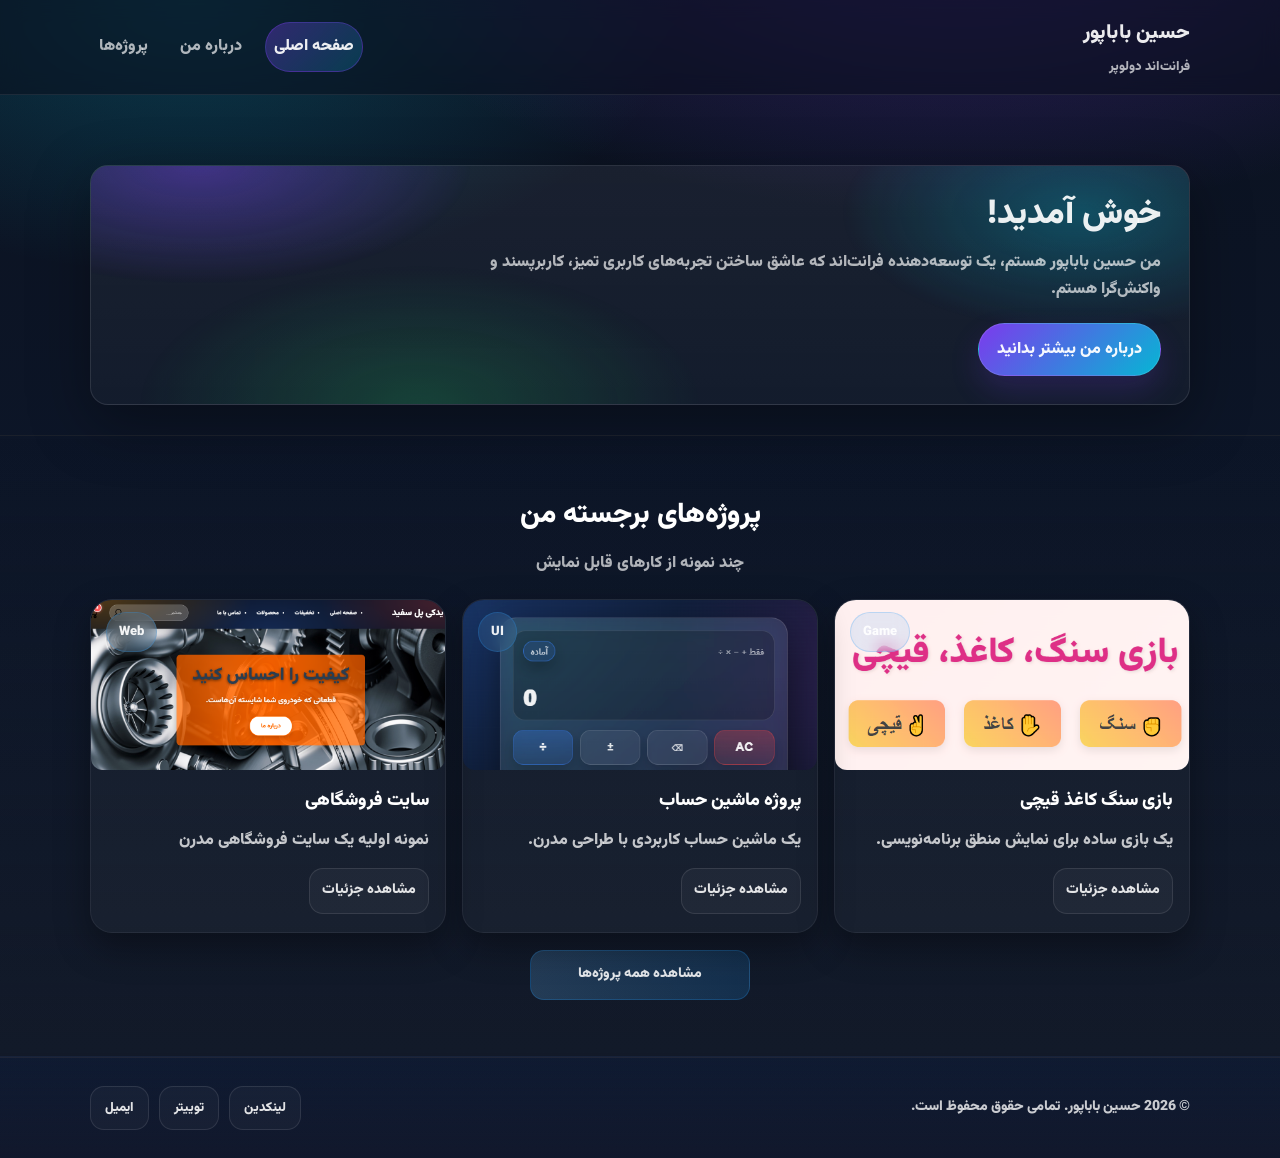
<file: index.html>
<!DOCTYPE html>
<html lang="fa" dir="rtl">
  <head>
    <meta charset="UTF-8" />
    <meta name="viewport" content="width=device-width, initial-scale=1.0" />
    <title>حسین باباپور - فرانت‌اند دولوپر</title>
    <!-- لینک به فایل CSS اصلی -->
    <link rel="stylesheet" href="css/style.css" />
  </head>
  <body>
    <header>
      <div class="container">
        <div class="logo">
          <h1>حسین باباپور</h1>
          <p>فرانت‌اند دولوپر</p>
        </div>
        <nav>
          <ul>
            <li><a href="index.html" class="active">صفحه اصلی</a></li>
            <li><a href="about/about.html">درباره من</a></li>
            <li><a href="projects/projects.html">پروژه‌ها</a></li>
            <!-- اگر فایل پروژه‌های جداگانه داری، لینک‌هاشون رو اینجا اضافه کن -->
            <!-- <li><a href="My_projects/projects.html#game">بازی سنگ کاغذ قیچی</a></li> -->
            <!-- <li><a href="My_projects/projects.html#calculator">ماشین حساب</a></li> -->
            <!-- <li><a href="My_projects/projects.html#shop">سایت فروشگاهی</a></li> -->
          </ul>
        </nav>
      </div>
    </header>

    <main>
      <section id="hero">
        <div class="container">
          <h2>خوش آمدید!</h2>
          <p>
            من حسین باباپور هستم، یک توسعه‌دهنده فرانت‌اند که عاشق ساختن
            تجربه‌های کاربری تمیز، کاربرپسند و واکنش‌گرا هستم.
          </p>
          <a href="about/about.html" class="cta-button"
            >درباره من بیشتر بدانید</a
          >
        </div>
      </section>

      <section id="featured-projects">
        <div class="container">
          <div class="section-header">
            <h3>پروژه‌های برجسته من</h3>
            <p class="section-subtitle">چند نمونه از کارهای قابل نمایش</p>
          </div>

          <div class="project-cards">
            <!-- کارت پروژه اول -->
            <article class="project-card">
              <div class="project-media">
                <img
                  src="assets/images/rps-image/rps1.png"
                  data-hover-src="assets/images/rps-image/rps2.png"
                  alt="بازی سنگ کاغذ قیچی"
                  class="project-image"
                />
                <span class="project-tag">Game</span>
              </div>

              <div class="project-content">
                <h4>بازی سنگ کاغذ قیچی</h4>
                <p>یک بازی ساده برای نمایش منطق برنامه‌نویسی.</p>

                <div class="project-links">
                  <a href="projects/my-project/rps/rps.html" class="btn-link"
                    >مشاهده جزئیات</a
                  >
                  <!-- <a
                    href="YOUR_GITHUB_REPO_LINK_HERE"
                    target="_blank"
                    class="btn-link btn-github"
                  >
                    گیت‌هاب
                  </a> -->
                </div>
              </div>
            </article>

            <!-- کارت پروژه دوم -->
            <article class="project-card">
              <div class="project-media">
                <img
                  src="assets/images/cal-image/cal1.png"
                  data-hover-src="assets/images/cal-image/cal2.png"
                  alt="پروژه ماشین حساب"
                  class="project-image"
                />
                <span class="project-tag">UI</span>
              </div>

              <div class="project-content">
                <h4>پروژه ماشین حساب</h4>
                <p>یک ماشین حساب کاربردی با طراحی مدرن.</p>

                <div class="project-links">
                  <a
                    href="projects/my-project/calculator/cal.html"
                    class="btn-link"
                    >مشاهده جزئیات</a
                  >
                  <!-- <a
                    href="YOUR_GITHUB_REPO_LINK_HERE"
                    target="_blank"
                    class="btn-link btn-github"
                  >
                    گیت‌هاب
                  </a> -->
                </div>
              </div>
            </article>

            <!-- کارت پروژه سوم -->
            <article class="project-card">
              <div class="project-media">
                <img
                  src="assets/images/shop-image/shop1.png"
                  data-hover-src="assets/images/shop-image/shop2.png"
                  alt="سایت فروشگاهی"
                  class="project-image"
                />
                <span class="project-tag">Web</span>
              </div>

              <div class="project-content">
                <h4>سایت فروشگاهی</h4>
                <p>نمونه اولیه یک سایت فروشگاهی مدرن</p>

                <div class="project-links">
                  <a href="projects/my-project/shop/shop.html" class="btn-link"
                    >مشاهده جزئیات</a
                  >
                  <!-- <a
                    href="YOUR_GITHUB_REPO_LINK_HERE"
                    target="_blank"
                    class="btn-link btn-github"
                  >
                    گیت‌هاب
                  </a> -->
                </div>
              </div>
            </article>
          </div>

          <div class="view-all-projects">
            <a href="Projects/projects.html" class="btn-link btn-view-all">
              مشاهده همه پروژه‌ها
            </a>
          </div>
        </div>
      </section>
    </main>

    <footer id="site-footer">
      <div class="container">
        <div class="footer-inner">
          <p class="footer-copy">
            &copy; 2026 حسین باباپور. تمامی حقوق محفوظ است.
          </p>

          <div class="social-links" aria-label="شبکه‌های اجتماعی">
            <a
              href="#"
              target="_blank"
              rel="noopener noreferrer"
              >لینکدین</a
            >
            <a
              href="#"
              target="_blank"
              rel="noopener noreferrer"
              >توییتر</a
            >
            <a href="#" target="_blank" rel="noopener noreferrer"
              >ایمیل</a
            >
          </div>
        </div>
      </div>
    </footer>

    <button class="back-to-top" aria-label="Back to top">↑</button>

    <script src="js/script.js"></script>
  </body>
</html>
</file>
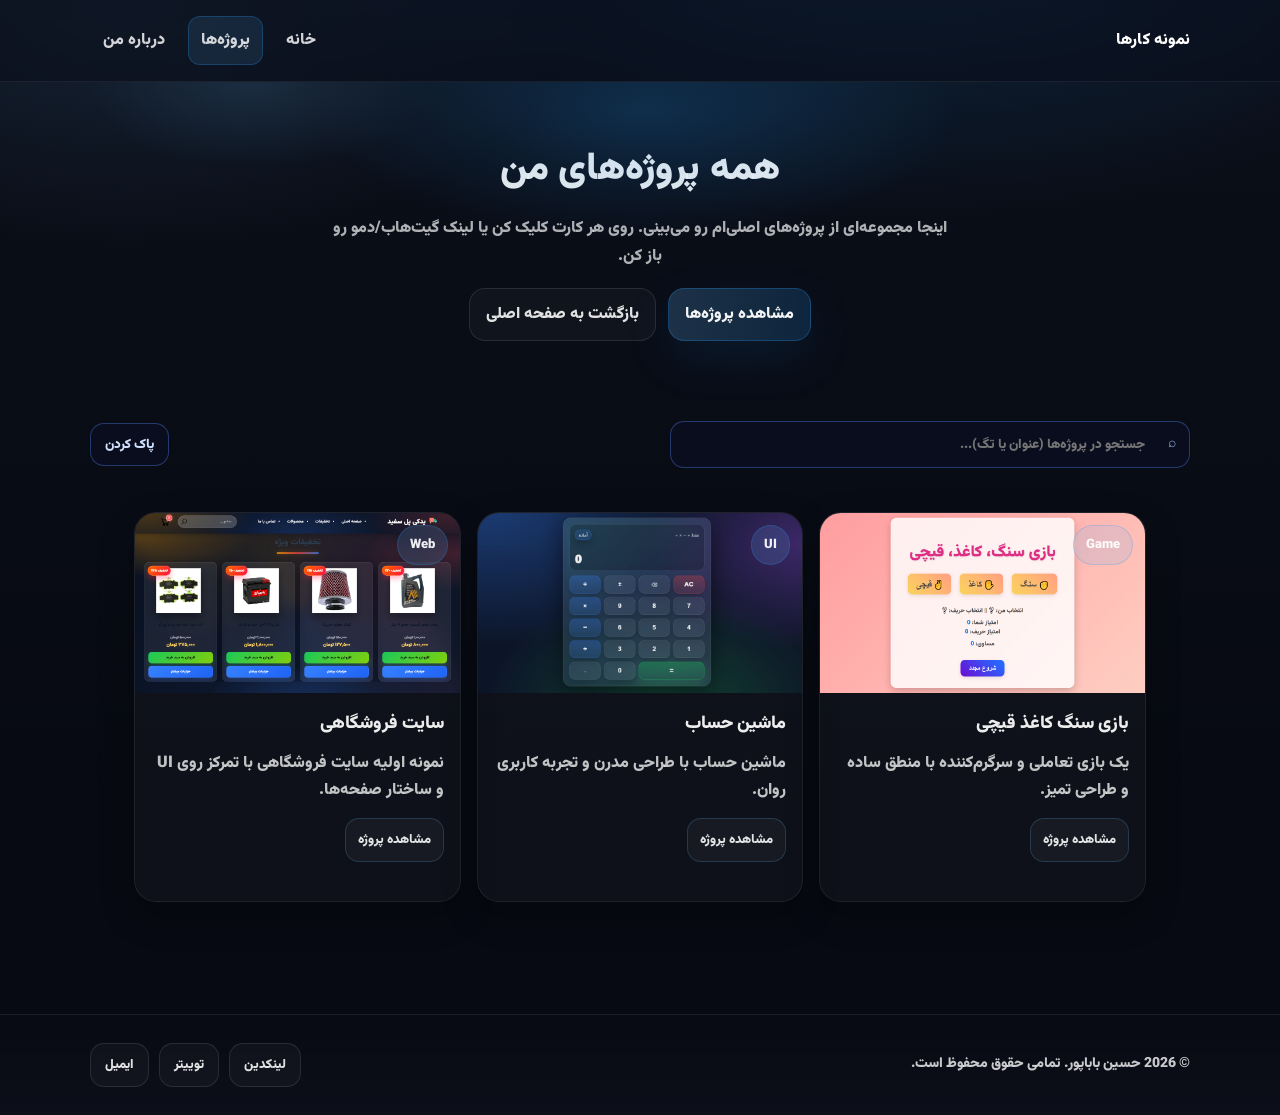
<file: projects/projects.html>
<!DOCTYPE html>
<html lang="fa" dir="rtl">
<head>
  <meta charset="UTF-8" />
  <meta name="viewport" content="width=device-width, initial-scale=1.0" />
  <title>پروژه‌ها</title>
  <link rel="stylesheet" href="css-projects/projects.css" />
</head>

<body>
  
  <header class="site-header">
    <div class="container header-inner">
      <a class="brand" href="#projects-grid">نمونه کارها</a>
      <nav class="nav-links">
        <a class="nav-link" href="../index.html">خانه</a>
        <a class="nav-link nav-link-active" href="projects.html">پروژه‌ها</a>
        <a class="nav-link" href="../about/about.html">درباره من</a>
      </nav>
    </div>
  </header>

  <main class="projects-page">
    <section class="projects-hero">
      <div class="container">
        <div class="hero-inner">
          <h1>همه پروژه‌های من</h1>
          <p class="hero-subtitle">
            اینجا مجموعه‌ای از پروژه‌های اصلی‌ام رو می‌بینی. روی هر کارت کلیک کن یا لینک گیت‌هاب/دمو رو باز کن.
          </p>

          <div class="hero-actions">
            <a class="btn-primary" href="#projects-grid">مشاهده پروژه‌ها</a>
            <a class="btn-secondary" href="../index.html">بازگشت به صفحه اصلی</a>
          </div>
        </div>
      </div>

      <div class="hero-glow" aria-hidden="true"></div>
    </section>


    <section id="projects-grid" class="projects-section">
      <div class="container">
    
        <div class="projects-toolbar">
          <div class="search-box">
            <span class="search-icon">⌕</span>
            <input
              id="projectSearch"
              type="search"
              placeholder="جستجو در پروژه‌ها (عنوان یا تگ)..."
              autocomplete="off"
            />
          </div>
          <button id="clearSearch" class="btn-clear" type="button">پاک کردن</button>
        </div>


    <section id="projects-grid" class="projects-section">
      <div class="container">
        <div class="projects-grid">
          <!-- Project Card 1 -->
          <article class="project-card">
            <div class="project-media">
              <img src="../assets/images/rps-image/rps2.png" alt="بازی سنگ کاغذ قیچی" />
              <span class="project-tag">Game</span>
            </div>

            <div class="project-content">
              <h3>بازی سنگ کاغذ قیچی</h3>
              <p>
                یک بازی تعاملی و سرگرم‌کننده با منطق ساده و طراحی تمیز.
              </p>

              <div class="project-links">
                <!-- <a class="btn-link" href="My_projects/projects.html#game">مشاهده جزئیات</a>
                <a class="btn-link btn-github" href="YOUR_GITHUB_REPO_LINK_1" target="_blank" rel="noopener noreferrer">
                  گیت‌هاب
                </a> -->
                <a class="btn-link btn-demo" href="my-project/rps/rps.html" target="_blank" rel="noopener noreferrer">
                  مشاهده پروژه
                </a>
              </div>
            </div>
          </article>

          <!-- Project Card 2 -->
          <article class="project-card">
            <div class="project-media">
              <img src="../assets/images/cal-image/cal2.png" alt="ماشین حساب" />
              <span class="project-tag">UI</span>
            </div>

            <div class="project-content">
              <h3>ماشین حساب</h3>
              <p>
                ماشین حساب با طراحی مدرن و تجربه کاربری روان.
              </p>

              <div class="project-links">
                <!-- <a class="btn-link" href="My_projects/projects.html#calculator">مشاهده جزئیات</a>
                <a class="btn-link btn-github" href="YOUR_GITHUB_REPO_LINK_2" target="_blank" rel="noopener noreferrer">
                  گیت‌هاب
                </a> -->
                <a class="btn-link btn-demo" href="my-project/calculator/cal.html" target="_blank" rel="noopener noreferrer">
                  مشاهده پروژه
                </a>
              </div>
            </div>
          </article>

          <!-- Project Card 3 -->
          <article class="project-card">
            <div class="project-media">
              <img src="../assets/images/shop-image/shop2.png" alt="سایت فروشگاهی" />
              <span class="project-tag">Web</span>
            </div>

            <div class="project-content">
              <h3>سایت فروشگاهی</h3>
              <p>
                نمونه اولیه سایت فروشگاهی با تمرکز روی UI و ساختار صفحه‌ها.
              </p>

              <div class="project-links">
                <!-- <a class="btn-link" href="My_projects/projects.html#shop">مشاهده جزئیات</a>
                <a class="btn-link btn-github" href="YOUR_GITHUB_REPO_LINK_3" target="_blank" rel="noopener noreferrer">
                  گیت‌هاب
                </a> -->
                <a class="btn-link btn-demo" href="my-project/shop/shop.html" target="_blank" rel="noopener noreferrer">
                  مشاهده پروژه
                </a>
              </div>
            </div>
          </article>

          <!-- Project Card 4 -->
          <!-- <article class="project-card">
            <div class="project-media">
              <img src="assets/images/project4_thumbnail.png" alt="پروژه ۴" />
              <span class="project-tag">App</span>
            </div>

            <div class="project-content">
              <h3>شاید در آینده</h3>
              <p>
                توضیح کوتاه درباره پروژه
              </p>

              <div class="project-links">
                <a class="btn-link" href="My_projects/projects.html#p4">مشاهده جزئیات</a>
                <a class="btn-link btn-github" href="YOUR_GITHUB_REPO_LINK_4" target="_blank" rel="noopener noreferrer">
                  گیت‌هاب
                </a>
                <a class="btn-link btn-demo" href="YOUR_DEMO_LINK_4" target="_blank" rel="noopener noreferrer">
                  دمو
                </a>
              </div>
            </div>
          </article> -->

          <!-- Project Card 5 -->
          <!-- <article class="project-card">
            <div class="project-media">
              <img src="assets/images/project5_thumbnail.png" alt="پروژه ۵" />
              <span class="project-tag">Tools</span>
            </div>

            <div class="project-content">
              <h3>Task Manager (لیست کارهای روزانه)</h3>
              <p>
                توضیح کوتاه درباره تکنولوژی‌ها/ویژگی‌ها.
              </p>

              <div class="project-links">
                <a class="btn-link" href="My_projects/projects.html#p5">مشاهده جزئیات</a>
                <a class="btn-link btn-github" href="YOUR_GITHUB_REPO_LINK_5" target="_blank" rel="noopener noreferrer">
                  گیت‌هاب
                </a>
                <a class="btn-link btn-demo" href="YOUR_DEMO_LINK_5" target="_blank" rel="noopener noreferrer">
                  دمو
                </a>
              </div>
            </div>
          </article> -->

          <!-- Project Card 6 -->
          <!-- <article class="project-card">
            <div class="project-media">
              <img src="assets/images/project6_thumbnail.png" alt="پروژه ۶" />
              <span class="project-tag">API</span>
            </div>

            <div class="project-content">
              <h3>هواشناسی با react</h3>
              <p>
                یک توضیح کوتاه که ارزش پروژه رو منتقل کنه.
              </p>

              <div class="project-links">
                <a class="btn-link" href="My_projects/projects.html#p6">مشاهده جزئیات</a>
                <a class="btn-link btn-github" href="YOUR_GITHUB_REPO_LINK_6" target="_blank" rel="noopener noreferrer">
                  گیت‌هاب
                </a>
                <a class="btn-link btn-demo" href="YOUR_DEMO_LINK_6" target="_blank" rel="noopener noreferrer">
                  دمو
                </a>
              </div>
            </div>
          </article>
        </div>
      </div>
    </section> -->


  </main>

  <!-- Footer -->
  <footer id="site-footer">
    <div class="container">
      <div class="footer-inner">
        <p class="footer-copy">&copy; 2026 حسین باباپور. تمامی حقوق محفوظ است.</p>

        <div class="social-links" aria-label="شبکه‌های اجتماعی">
          <a href="YOUR_LINKEDIN_PROFILE" target="_blank" rel="noopener noreferrer">لینکدین</a>
          <a href="YOUR_TWITTER_PROFILE" target="_blank" rel="noopener noreferrer">توییتر</a>
          <a href="YOUR_EMAIL" target="_blank" rel="noopener noreferrer">ایمیل</a>
        </div>
      </div>
    </div>
  </footer>



  <script src="js-projects/projects.js"></script>








  
  
</body>
</html>
</file>
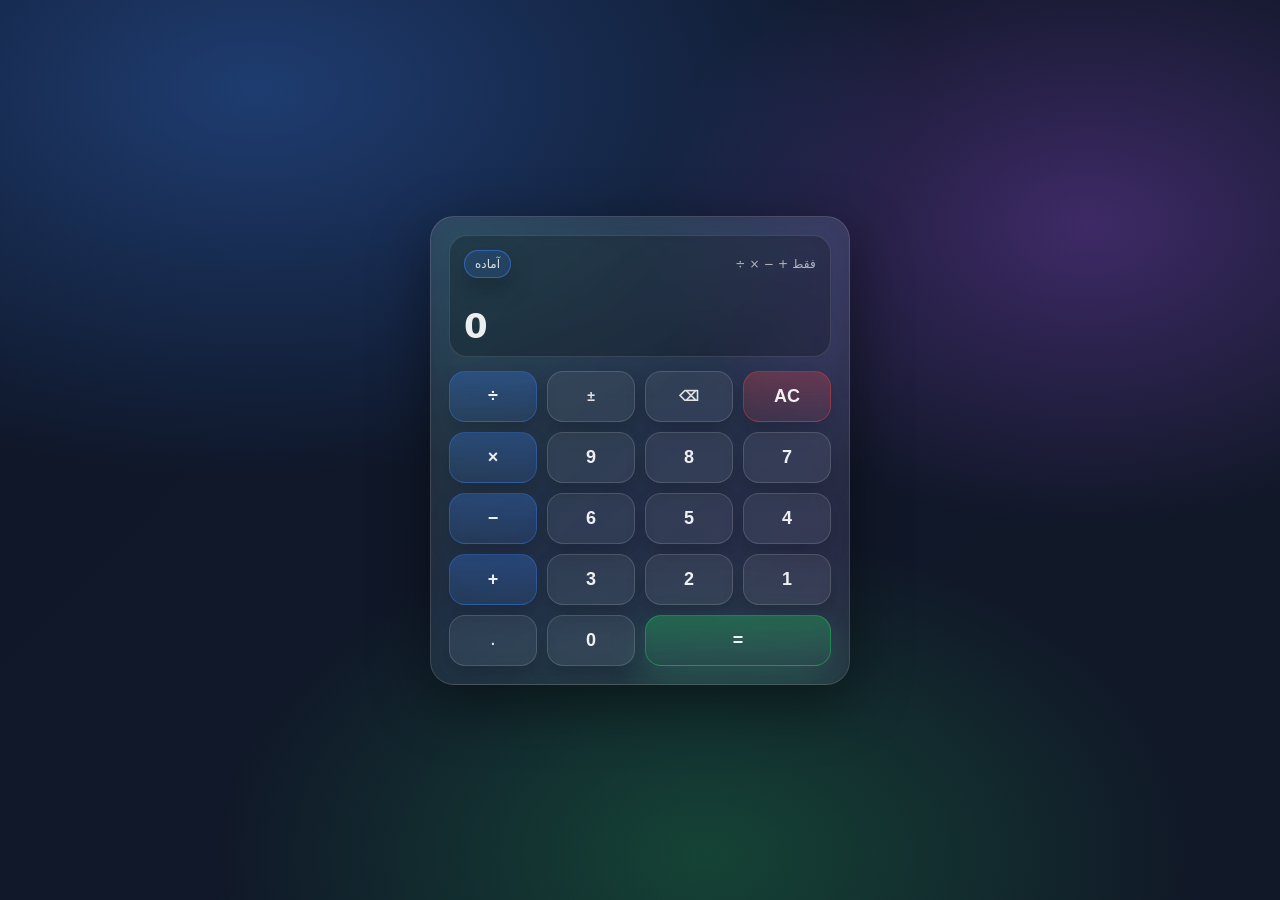
<file: projects/my-project/calculator/cal.html>
<!DOCTYPE html>
<html lang="fa" dir="rtl">
<head>
  <meta charset="UTF-8" />
  <meta name="viewport" content="width=device-width, initial-scale=1.0" />
  <title>ماشین حساب حرفه‌ای</title>

  <link rel="stylesheet" href="cal-css/cal.css">

</head>
<body>

  <div class="calc" role="application" aria-label="ماشین حساب چهار عمل اصلی">
    <div class="calc-inner">
      <div class="display" aria-live="polite">
        <div class="top">
          <div class="hint">فقط +  −  ×  ÷</div>
          <div class="badge" id="statusBadge">آماده</div>
        </div>

        <div class="equation" id="equation"></div>
        <div class="result" id="result">0</div>
      </div>

      <div class="keys">
        <button class="danger" data-action="clear">AC</button>
        <button class="small" data-action="backspace">⌫</button>
        <button class="small" data-action="sign">±</button>
        <button class="operator" data-op="/">÷</button>

        <button data-digit="7">7</button>
        <button data-digit="8">8</button>
        <button data-digit="9">9</button>
        <button class="operator" data-op="*">×</button>

        <button data-digit="4">4</button>
        <button data-digit="5">5</button>
        <button data-digit="6">6</button>
        <button class="operator" data-op="-">−</button>

        <button data-digit="1">1</button>
        <button data-digit="2">2</button>
        <button data-digit="3">3</button>
        <button class="operator" data-op="+">+</button>

        <button class="equals" data-action="equals">=</button>
        <button data-digit="0">0</button>
        <button class="small" data-action="dot">.</button>
      </div>
    </div>
  </div>

  <script src="cal-js/cal.js"></script>
</body>
</html>
</file>
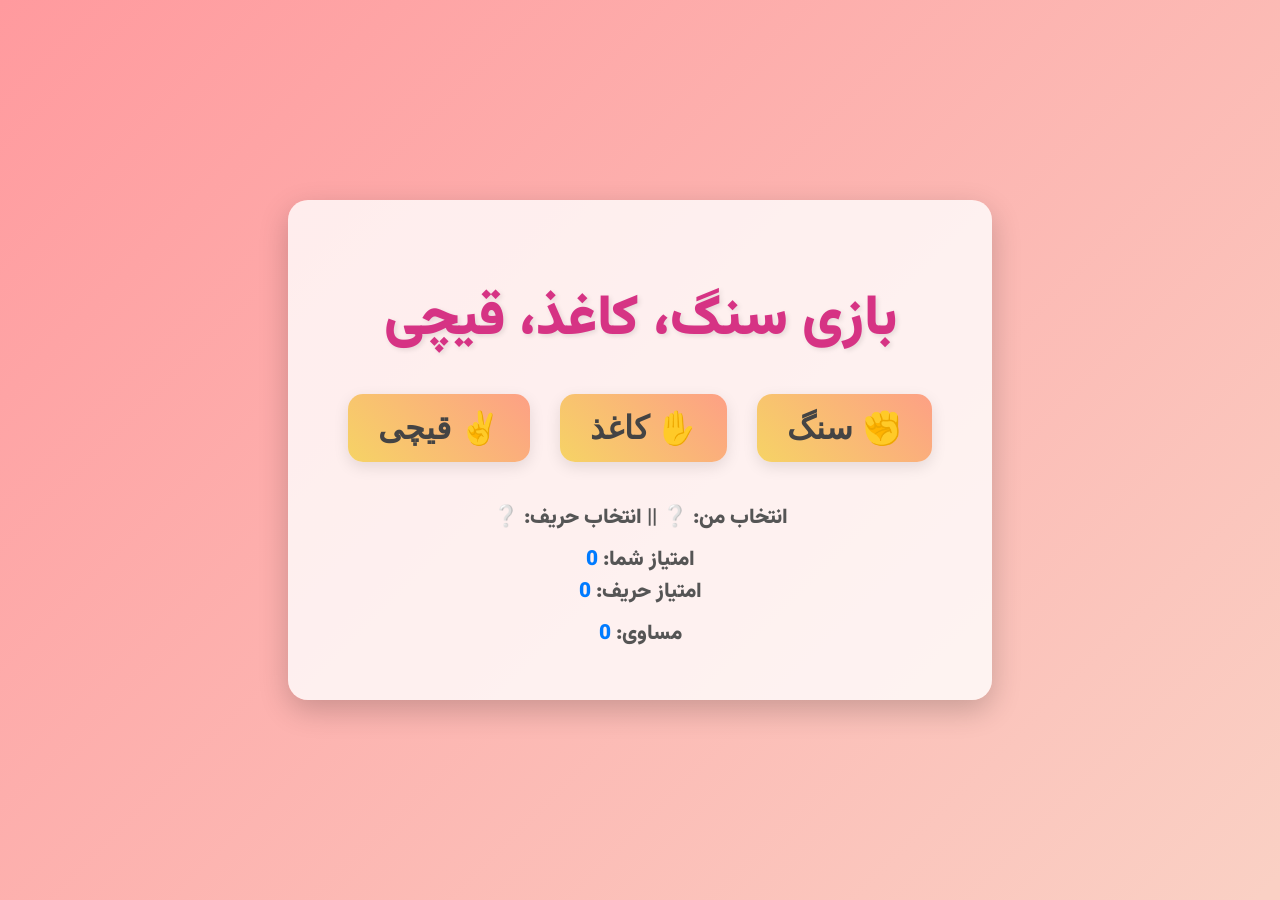
<file: projects/my-project/rps/rps.html>
<!DOCTYPE html>
<html lang="fa" dir="rtl">
<head>
    <meta charset="UTF-8">
    <meta name="viewport" content="width=device-width, initial-scale=1.0">
    <title>بازی سنگ، کاغذ، قیچی</title>

    <link rel="stylesheet" href="css-rps/rps.css">
</head>
<body>
    

    <div id="gameWrapper"> <!-- نام wrapper را به gameWrapper تغییر دادم -->
      <h1>بازی سنگ، کاغذ، قیچی</h1>
      <div class="choices">
        <!-- این دکمه‌ها توسط جاوا اسکریپت پر می‌شوند -->
      </div>
      <div class="results">
        <p>
          انتخاب من: <span id="playerChoice">❔</span> || انتخاب حریف:
          <span id="computerChoice">❔</span>
        </p>
        <p>
          امتیاز شما: <span id="playerScore">0</span>
          <br />
          امتیاز حریف: <span id="computerScore">0</span>
        </p>
        <p>مساوی: <span id="equalScore">0</span></p>
      </div>
    </div>


    <script src="js-rps/rps.js"></script>

</body>
</html>
</file>
<file: css/style.css>
@font-face {
  font-family: Vazirmatn;
  src: url("../assets/fonts/persian/vazirmatn/Vazirmatn-Black.ttf");
}




/* ====== پایه و تم ====== */
:root {
  --bg: #0b1220;
  --bg2: #0f1b33;
  --card: rgba(255, 255, 255, 0.06);
  --card2: rgba(255, 255, 255, 0.08);
  --text: rgba(255, 255, 255, 0.92);
  --muted: rgba(255, 255, 255, 0.68);
  --border: rgba(255, 255, 255, 0.12);

  --brand1: #7c3aed; /* بنفش */
  --brand2: #22c55e; /* سبز */
  --brand3: #06b6d4; /* فیروزه‌ای */

  --shadow: 0 18px 60px rgba(0, 0, 0, 0.35);
  --radius: 18px;

  --container: 1100px;
}

* {
  box-sizing: border-box;
}

body {
  margin: 0;
  font-family: "Vazirmatn";
  background: radial-gradient(
      1200px 600px at 75% -10%,
      rgba(124, 58, 237, 0.35),
      transparent 55%
    ),
    radial-gradient(
      900px 500px at 15% 0%,
      rgba(6, 182, 212, 0.25),
      transparent 55%
    ),
    linear-gradient(180deg, var(--bg), var(--bg2));
  color: var(--text);
  line-height: 1.7;
}

.container {
  width: min(var(--container), 92%);
  margin: 0 auto;
}

/* Scroll reveal */
.reveal {
  opacity: 0;
  transform: translateY(30px);
  transition: opacity 0.7s ease, transform 0.7s ease;
  will-change: opacity, transform;
}

.reveal.visible {
  opacity: 1;
  transform: translateY(0);
}

/* Back to top button */
.back-to-top {
  position: fixed;
  bottom: 24px;
  right: 24px;
  width: 48px;
  height: 48px;
  border: none;
  border-radius: 50%;
  background: linear-gradient(
    180deg,
    rgba(75, 75, 75, 0.15),
    rgb(15 16 121 / 45%)
  );
  color: #fff;
  font-size: 22px;
  cursor: pointer;
  opacity: 0;
  visibility: hidden;
  transform: translateY(12px);
  transition: all 0.3s ease;
  z-index: 9999;
  box-shadow: 0 8px 20px rgba(0, 0, 0, 0.2);
}

.back-to-top.show {
  opacity: 1;
  visibility: visible;
  transform: translateY(0);
}

.back-to-top:hover {
  background: linear-gradient(135deg, var(--brand1), var(--brand3));
}

@media (prefers-reduced-motion: reduce) {
  .reveal {
    opacity: 1;
    transform: none;
    transition: none;
  }

  .back-to-top {
    transition: none;
  }
}

/* ====== هدر ====== */
header {
  position: sticky;
  top: 0;
  z-index: 50;
  backdrop-filter: blur(10px);
  background: rgba(10, 16, 30, 0.55);
  border-bottom: 1px solid rgba(255, 255, 255, 0.08);
}

header .container {
  display: flex;
  justify-content: space-between;
  align-items: center;
  padding: 16px 0;
}

.logo h1 {
  margin: 0;
  font-size: 20px;
  letter-spacing: 0.2px;
}

.logo p {
  margin: 6px 0 0;
  color: var(--muted);
  font-size: 13px;
}

nav ul {
  list-style: none;
  padding: 0;
  margin: 0;
  display: flex;
  gap: 14px;
}

nav a {
  display: inline-block;
  padding: 10px 8px;
  border-radius: 999px;
  color: var(--muted);
  text-decoration: none;
  border: 1px solid transparent;
  transition: 0.25s ease;
}

nav a:hover {
  color: var(--text);
  border-color: rgba(255, 255, 255, 0.16);
  background: rgba(255, 255, 255, 0.05);
  transform: translateY(-1px);
}

nav a.active {
  color: var(--text);
  background: linear-gradient(
    135deg,
    rgba(124, 58, 237, 0.35),
    rgba(6, 182, 212, 0.22)
  );
  border-color: rgba(124, 58, 237, 0.35);
}

/* ====== هرو ====== */
#hero {
  padding: 70px 0 30px;
}

#hero .container {
  position: relative;
  padding: 28px;
  border-radius: var(--radius);
  background: linear-gradient(
    180deg,
    rgba(255, 255, 255, 0.06),
    rgba(255, 255, 255, 0.03)
  );
  border: 1px solid rgba(255, 255, 255, 0.1);
  box-shadow: var(--shadow);
  overflow: hidden;
}

#hero .container::before {
  content: "";
  position: absolute;
  inset: -2px;
  background: radial-gradient(
      500px 220px at 10% 0%,
      rgba(124, 58, 237, 0.45),
      transparent 55%
    ),
    radial-gradient(
      440px 220px at 90% 20%,
      rgba(6, 182, 212, 0.35),
      transparent 55%
    ),
    radial-gradient(
      520px 260px at 30% 100%,
      rgba(34, 197, 94, 0.25),
      transparent 55%
    );
  opacity: 0.9;
  pointer-events: none;
}

#hero .container > * {
  position: relative;
  z-index: 1;
}

#hero h2 {
  margin: 0 0 12px;
  font-size: 34px;
  line-height: 1.25;
}

#hero p {
  margin: 0 0 20px;
  color: var(--muted);
  max-width: 720px;
}

.cta-button {
  display: inline-flex;
  align-items: center;
  justify-content: center;
  gap: 10px;
  padding: 12px 18px;
  border-radius: 999px;
  text-decoration: none;
  color: rgba(255, 255, 255, 0.95);
  font-weight: 700;
  background: linear-gradient(135deg, var(--brand1), var(--brand3));
  border: 1px solid rgba(255, 255, 255, 0.12);
  box-shadow: 0 14px 30px rgba(124, 58, 237, 0.18);
  transition: 0.25s ease;
}

.cta-button:hover {
  transform: translateY(-2px);
  filter: brightness(1.05);
}

/* ====== پروژه‌ها ====== */
/* Featured Projects */
#featured-projects {
  padding: 56px 0;
  background: linear-gradient(
    180deg,
    rgba(18, 18, 18, 0),
    rgba(26, 26, 26, 0.35)
  );
  border-top: 1px solid rgba(255, 255, 255, 0.04);
  border-bottom: 1px solid rgba(255, 255, 255, 0.04);
}

#featured-projects .section-header {
  text-align: center;
  margin-bottom: 22px;
}

#featured-projects h3 {
  margin: 0 0 10px;
  font-size: 28px;
  color: #fff;
  position: relative;
  display: inline-block;
}

#featured-projects .section-subtitle {
  margin: 0 auto;
  color: var(--muted, #b0b0b0);
  max-width: 70ch;
  line-height: 1.7;
}

.project-cards {
  display: grid;
  grid-template-columns: repeat(3, minmax(0, 1fr));
  gap: 16px;
}

@media (max-width: 1000px) {
  .project-cards {
    grid-template-columns: repeat(2, minmax(0, 1fr));
  }
}
@media (max-width: 640px) {
  .project-cards {
    grid-template-columns: 1fr;
  }
}

/* کارت پروژه */
.project-card {
  background: rgba(255, 255, 255, 0.03);
  border: 1px solid rgba(255, 255, 255, 0.06);
  border-radius: 22px;
  overflow: hidden;
  box-shadow: 0 14px 34px rgba(0, 0, 0, 0.35);
  transition: transform 0.22s ease, border-color 0.22s ease,
    box-shadow 0.22s ease, background 0.22s ease;
}

.project-card:hover {
  transform: translateY(-6px);
  border-color: rgba(33, 150, 243, 0.22);
  box-shadow: 0 18px 50px rgba(33, 150, 243, 0.1);
  background: rgba(255, 255, 255, 0.04);
}

.project-media {
  position: relative;
  height: 170px;
  overflow: hidden;
}

.project-media img {
  width: 100%;
  height: 100%;
  object-fit: cover;
  filter: saturate(1.05) contrast(1.02);
  transform: scale(1.02);
  transition: transform 0.35s ease;
}

.project-card:hover .project-media img {
  transform: scale(1.08);
}

.project-tag {
  position: absolute;
  top: 12px;
  left: 12px; /* چون dir=rtl هستی ممکنه راست هم خواستی؛ اگر خواستی برعکسش کن */
  background: rgba(100, 181, 246, 0.16);
  border: 1px solid rgba(33, 150, 243, 0.22);
  color: rgba(255, 255, 255, 0.92);
  padding: 8px 12px;
  border-radius: 999px;
  font-weight: 800;
  font-size: 13px;
  backdrop-filter: blur(8px);
}

/* محتوای کارت */
.project-content {
  padding: 16px 16px 18px;
}

.project-content h4 {
  margin: 0 0 10px;
  font-size: 18px;
  color: #fff;
}

.project-content p {
  margin: 0 0 14px;
  color: rgba(255, 255, 255, 0.75);
  line-height: 1.7;
}

/* تغییر عکس کارت ها با هاورکردن */
.project-media {
  position: relative;
  overflow: hidden;
  border-radius: 12px;
}

.project-image {
  width: 100%;
  display: block;
  transition: transform 0.35s ease, filter 0.35s ease;
  object-fit: cover;
}

.project-card:hover .project-image {
  transform: scale(1.06);
  filter: brightness(1.05);
}

.project-tag {
  position: absolute;
  top: 12px;
  left: 12px;
  z-index: 2;
}
/* ////////////////////////////////////////////////////////////////////   */

/* لینک‌ها داخل کارت */
.project-links {
  display: flex;
  gap: 10px;
  flex-wrap: wrap;
}

.btn-link {
  display: inline-flex;
  align-items: center;
  justify-content: center;
  gap: 8px;
  text-decoration: none;
  padding: 10px 12px;
  border-radius: 14px;

  border: 1px solid rgba(255, 255, 255, 0.1);
  background: rgba(255, 255, 255, 0.04);
  color: rgba(255, 255, 255, 0.88);

  font-weight: 800;
  font-size: 14px;

  transition: transform 0.18s ease, background 0.18s ease,
    border-color 0.18s ease, box-shadow 0.18s ease;
}

.btn-link:hover {
  transform: translateY(-2px);
  background: rgba(100, 181, 246, 0.14);
  border-color: rgba(33, 150, 243, 0.3);
  box-shadow: 0 16px 30px rgba(33, 150, 243, 0.12);
}

/* گیت‌هاب (اختیاری) */
.btn-github {
  border-color: rgba(33, 150, 243, 0.22);
}

/* مشاهده همه */
.view-all-projects {
  margin-top: 18px;
  text-align: center;
}

.btn-view-all {
  padding: 12px 16px;
  min-width: 220px;
  background: linear-gradient(
    90deg,
    rgba(100, 181, 246, 0.22),
    rgba(33, 150, 243, 0.18)
  );
  border-color: rgba(33, 150, 243, 0.25);
}

/* ====== فوتر ====== */
/* Footer */
#site-footer {
  padding: 28px 0;
  background: linear-gradient(
    180deg,
    rgba(255, 255, 255, 0),
    rgba(20, 20, 35, 0.45)
  );
  border-top: 1px solid rgba(255, 255, 255, 0.06);
}

#site-footer .footer-inner {
  display: flex;
  align-items: center;
  justify-content: space-between;
  gap: 16px;
  flex-wrap: wrap;
}

#site-footer .footer-copy {
  margin: 0;
  color: rgba(255, 255, 255, 0.78);
  font-weight: 700;
  font-size: 14px;
}

#site-footer .social-links {
  display: flex;
  gap: 10px;
  flex-wrap: wrap;
  justify-content: flex-start;
}

#site-footer .social-links a {
  text-decoration: none;
  color: rgba(255, 255, 255, 0.88);
  font-weight: 800;
  font-size: 13px;

  padding: 10px 14px;
  border-radius: 14px;
  border: 1px solid rgba(255, 255, 255, 0.1);
  background: rgba(255, 255, 255, 0.03);

  transition: transform 0.18s ease, box-shadow 0.18s ease,
    border-color 0.18s ease, background 0.18s ease;
}

#site-footer .social-links a:hover {
  transform: translateY(-2px);
  border-color: rgba(33, 150, 243, 0.28);
  background: rgba(100, 181, 246, 0.12);
  box-shadow: 0 14px 30px rgba(33, 150, 243, 0.1);
}

/* موبایل */
@media (max-width: 640px) {
  #site-footer .footer-inner {
    justify-content: center;
    text-align: center;
  }
  #site-footer .social-links {
    justify-content: center;
  }
}

/* ====== ریسپانسیو ====== */
/* @media (max-width: 980px){
  .project-cards{ grid-template-columns: 1fr; }
  header .container{ flex-direction: column; align-items: flex-start; gap: 12px; }
  nav ul{ flex-wrap: wrap; }
  #hero h2{ font-size: 28px; }
  #hero{ padding-top: 44px; }
} */
</file>
<file: projects/css-projects/projects.css>
@font-face {
  font-family: vazirmatn;
  src: url('../../assets/fonts/persian/vazirmatn/Vazirmatn-Black.ttf');
}

html {
  scroll-behavior: smooth;
}


/* Base / Helpers */
:root{
    --bg: #0b0f19;
    --bg2: #0f1630;
    --text: rgba(255,255,255,.92);
    --muted: rgba(255,255,255,.68);
    --border: rgba(255,255,255,.08);
    --blue: rgba(33,150,243,.95);
    --blue2: rgba(100,181,246,.85);
  }
  
  *{ box-sizing: border-box; }
  body{
    margin: 0;
    font-family: 'vazirmatn', system-ui, -apple-system, Segoe UI, Roboto, "Helvetica Neue", Arial, "Noto Sans", sans-serif;
    background: radial-gradient(1200px 600px at 70% -10%, rgba(33,150,243,.20), transparent 55%),
                radial-gradient(900px 500px at 10% 0%, rgba(100,181,246,.12), transparent 50%),
                linear-gradient(180deg, var(--bg), #070a12 70%);
    color: var(--text);
    line-height: 1.7;
  }
  
  .container{
    width: min(1100px, 92%);
    margin: 0 auto;
  }

  button {
    font-family: 'vazirmatn';
  }
  
  /* Header (اختیاری ولی برای اینکه صفحه کامل باشه) */
  .site-header{
    position: sticky;
    top: 0;
    z-index: 20;
    backdrop-filter: blur(10px);
    background: rgba(10,14,26,.55);
    border-bottom: 1px solid rgba(255,255,255,.06);
  }
  
  .header-inner{
    padding: 16px 0;
    display: flex;
    align-items: center;
    justify-content: space-between;
    gap: 14px;
  }
  
  .brand{
    color: white;
    text-decoration: none;
    font-weight: 900;
    letter-spacing: .2px;
  }
  
  .nav-links{
    display: flex;
    gap: 10px;
    flex-wrap: wrap;
  }
  
  .nav-link{
    color: rgba(255,255,255,.82);
    text-decoration: none;
    font-weight: 800;
    padding: 10px 12px;
    border-radius: 12px;
    border: 1px solid transparent;
    transition: background .18s ease, border-color .18s ease, transform .18s ease;
  }
  
  .nav-link:hover{
    background: rgba(255,255,255,.04);
    border-color: rgba(255,255,255,.08);
    transform: translateY(-1px);
  }
  
  .nav-link-active{
    background: rgba(100,181,246,.12);
    border-color: rgba(33,150,243,.25);
  }
  
  /* Projects Page */
  .projects-page{ padding-bottom: 20px; }
  
  .projects-hero{
    position: relative;
    padding: 56px 0 26px;
  }
  
  .hero-inner{
    text-align: center;
    margin-bottom: 18px;
  }
  
  .projects-hero h1{
    margin: 0 0 12px;
    font-size: clamp(28px, 3vw, 42px);
    letter-spacing: .2px;
  }
  
  .hero-subtitle{
    margin: 0 auto 18px;
    color: var(--muted);
    max-width: 70ch;
  }
  
  .hero-actions{
    display: flex;
    gap: 12px;
    justify-content: center;
    flex-wrap: wrap;
  }
  
  .btn-primary, .btn-secondary{
    text-decoration: none;
    font-weight: 900;
    padding: 12px 16px;
    border-radius: 16px;
    border: 1px solid rgba(255,255,255,.10);
    transition: transform .18s ease, box-shadow .18s ease, background .18s ease, border-color .18s ease;
  }
  
  .btn-primary{
    background: linear-gradient(90deg, rgba(100,181,246,.22), rgba(33,150,243,.18));
    border-color: rgba(33,150,243,.28);
    box-shadow: 0 18px 50px rgba(33,150,243,.10);
    color: rgba(255,255,255,.95);
  }
  
  .btn-primary:hover{
    transform: translateY(-2px);
    border-color: rgba(33,150,243,.45);
    box-shadow: 0 24px 60px rgba(33,150,243,.16);
  }
  
  .btn-secondary{
    background: rgba(255,255,255,.03);
    color: rgba(255,255,255,.88);
  }
  
  .btn-secondary:hover{
    transform: translateY(-2px);
    border-color: rgba(255,255,255,.16);
    background: rgba(255,255,255,.05);
  }
  
  .hero-glow{
    position: absolute;
    inset: 0;
    pointer-events: none;
    background:
      radial-gradient(500px 200px at 50% 10%, rgba(33,150,243,.22), transparent 65%),
      radial-gradient(320px 160px at 20% 0%, rgba(100,181,246,.14), transparent 55%);
    opacity: .9;
  }

  /* سرچ */
  .projects-toolbar{
    display:flex;
    gap:12px;
    align-items:center;
    justify-content:space-between;
    margin: 18px 0 26px;
  }
  
  .search-box{
    position:relative;
    flex:1;
    max-width: 520px;
  }
  
  .search-box .search-icon{
    position:absolute;
    right: 14px;
    top: 50%;
    transform: translateY(-50%);
    color: rgba(160, 200, 255, .9);
    font-size: 14px;
    pointer-events:none;
  }
  
  #projectSearch{
    width:100%;
    border: 1px solid rgba(90, 140, 255, .35);
    background: rgba(10, 16, 35, .6);
    color: #e8f0ff;
    padding: 12px 44px 12px 14px;
    border-radius: 14px;
    outline: none;
    transition: border-color .2s ease, box-shadow .2s ease;
    font-family: 'vazirmatn';
  }
  
  #projectSearch:focus{
    border-color: rgba(90, 140, 255, .8);
    box-shadow: 0 0 0 4px rgba(60, 120, 255, .18);
  }
  
  .btn-clear{
    padding: 10px 14px;
    border-radius: 14px;
    border: 1px solid rgba(90, 140, 255, .35);
    background: rgba(10, 16, 35, .6);
    color: #cfe0ff;
    cursor:pointer;
    transition: transform .15s ease, background .2s ease, border-color .2s ease;
    white-space:nowrap;
  }
  
  .btn-clear:hover{
    transform: translateY(-1px);
    border-color: rgba(90, 140, 255, .8);
    background: rgba(20, 30, 60, .55);
  }
  
  @media (max-width: 768px){
    .projects-toolbar{
      flex-direction:column;
      align-items:stretch;
    }
    .btn-clear{
      width:100%;
    }
  }
  
  
  /* Projects Grid */
  .projects-section{
    padding: 18px 0 46px;
  }
  
  .projects-grid{
    display: grid;
    grid-template-columns: repeat(3, minmax(0, 1fr));
    gap: 16px;
  }
  
  @media (max-width: 980px){
    .projects-grid{ grid-template-columns: repeat(2, minmax(0, 1fr)); }
  }
  @media (max-width: 640px){
    .projects-grid{ grid-template-columns: 1fr; }
  }
  
  /* Project Card */
  .project-card{
    background: rgba(255,255,255,.03);
    border: 1px solid rgba(255,255,255,.07);
    border-radius: 22px;
    overflow: hidden;
    box-shadow: 0 14px 34px rgba(0,0,0,.25);
    transition: transform .22s ease, border-color .22s ease, box-shadow .22s ease, background .22s ease;
    min-height: 390px;
  }
  
  .project-card:hover{
    transform: translateY(-6px);
    border-color: rgba(33,150,243,.25);
    background: rgba(255,255,255,.04);
    box-shadow: 0 18px 50px rgba(33,150,243,.10);
  }
  
  .project-media{
    position: relative;
    height: 180px;
    overflow: hidden;
    background: rgba(255,255,255,.02);
  }
  
  .project-media img{
    width: 100%;
    height: 100%;
    object-fit: cover;
    filter: saturate(1.05) contrast(1.02);
    transform: scale(1.02);
    transition: transform .35s ease;
  }
  
  .project-card:hover .project-media img{
    transform: scale(1.08);
  }
  
  .project-tag{
    position: absolute;
    top: 12px;
    right: 12px;
    background: rgba(100,181,246,.16);
    border: 1px solid rgba(33,150,243,.22);
    color: rgba(255,255,255,.92);
    padding: 8px 12px;
    border-radius: 999px;
    font-weight: 900;
    font-size: 13px;
    backdrop-filter: blur(8px);
  }
  
  .project-content{
    padding: 16px 16px 18px;
  }
  
  .project-content h3{
    margin: 0 0 10px;
    font-size: 18px;
  }
  
  .project-content p{
    margin: 0 0 14px;
    color: rgba(255,255,255,.75);
  }
  
  .project-links{
    display: flex;
    gap: 10px;
    flex-wrap: wrap;
  }
  
  .btn-link{
    display: inline-flex;
    align-items: center;
    justify-content: center;
    text-decoration: none;
  
    padding: 10px 12px;
    border-radius: 14px;
  
    border: 1px solid rgba(255,255,255,.10);
    background: rgba(255,255,255,.04);
    color: rgba(255,255,255,.88);
  
    font-weight: 900;
    font-size: 13px;
    transition: transform .18s ease, background .18s ease, border-color .18s ease, box-shadow .18s ease;
  }
  
  .btn-link:hover{
    transform: translateY(-2px);
    background: rgba(100,181,246,.14);
    border-color: rgba(33,150,243,.30);
    box-shadow: 0 16px 30px rgba(33,150,243,.12);
  }
  
  .btn-github{
    border-color: rgba(33,150,243,.24);
  }
  
  .btn-demo{
    border-color: rgba(100,181,246,.20);
  }
  
  /* Footer (همون استایل بهتر شده) */
  #site-footer{
    padding: 28px 0;
    background: linear-gradient(180deg, rgba(255,255,255,0.00), rgba(20,20,35,0.45));
    border-top: 1px solid rgba(255,255,255,.06);
  }
  
  #site-footer .footer-inner{
    display: flex;
    align-items: center;
    justify-content: space-between;
    gap: 16px;
    flex-wrap: wrap;
  }
  
  #site-footer .footer-copy{
    margin: 0;
    color: rgba(255,255,255,.78);
    font-weight: 800;
    font-size: 14px;
  }
  
  #site-footer .social-links{
    display: flex;
    gap: 10px;
    flex-wrap: wrap;
  }
  
  #site-footer .social-links a{
    text-decoration: none;
    color: rgba(255,255,255,.88);
    font-weight: 900;
    font-size: 13px;
  
    padding: 10px 14px;
    border-radius: 14px;
    border: 1px solid rgba(255,255,255,.10);
    background: rgba(255,255,255,.03);
  
    transition: transform .18s ease, box-shadow .18s ease, border-color .18s ease, background .18s ease;
  }
  
  #site-footer .social-links a:hover{
    transform: translateY(-2px);
    border-color: rgba(33,150,243,.28);
    background: rgba(100,181,246,.12);
    box-shadow: 0 14px 30px rgba(33,150,243,.10);
  }
  
  @media (max-width: 640px){
    #site-footer .footer-inner{ justify-content: center; text-align: center; }
    #site-footer .social-links{ justify-content: center; }
  }
</file>
<file: projects/my-project/calculator/cal-css/cal.css>
:root {
  --bg1: #0f172a;
  --bg2: #111827;
  --card: rgba(255, 255, 255, 0.08);
  --stroke: rgba(255, 255, 255, 0.14);
  --text: rgba(255, 255, 255, 0.92);
  --muted: rgba(255, 255, 255, 0.65);
  --shadow: 0 18px 60px rgba(0, 0, 0, 0.45);

  --accent1: #22c55e;
  --accent2: #3b82f6;
  --accent3: #a855f7;
  --danger: #ef4444;
}

* {
  box-sizing: border-box;
}

body {
  margin: 0;
  min-height: 100vh;
  display: flex;
  align-items: center;
  justify-content: center;
  font-family: Vazirmatn, system-ui, -apple-system, Segoe UI, Roboto, Arial,
    sans-serif;
  background: radial-gradient(
      1200px 700px at 20% 10%,
      rgba(59, 130, 246, 0.35),
      transparent 55%
    ),
    radial-gradient(
      900px 600px at 85% 25%,
      rgba(168, 85, 247, 0.3),
      transparent 50%
    ),
    radial-gradient(
      900px 600px at 55% 95%,
      rgba(34, 197, 94, 0.25),
      transparent 55%
    ),
    linear-gradient(135deg, var(--bg1), var(--bg2));
  color: var(--text);
  padding: 20px;
  overflow: hidden;
}

/* کارت ماشین حساب */
.calc {
  width: min(420px, 96vw);
  background: linear-gradient(
    180deg,
    rgba(255, 255, 255, 0.1),
    rgba(255, 255, 255, 0.06)
  );
  border: 1px solid var(--stroke);
  border-radius: 24px;
  box-shadow: var(--shadow);
  position: relative;
  backdrop-filter: blur(10px);
  overflow: hidden;
}

.calc::before {
  content: "";
  position: absolute;
  inset: -2px;
  background: linear-gradient(
    135deg,
    rgba(34, 197, 94, 0.35),
    rgba(59, 130, 246, 0.28),
    rgba(168, 85, 247, 0.3)
  );
  filter: blur(18px);
  opacity: 0.35;
  z-index: 0;
  pointer-events: none;
}

.calc-inner {
  position: relative;
  z-index: 1;
  padding: 18px;
}

/* صفحه نمایش */
.display {
  background: rgba(0, 0, 0, 0.22);
  border: 1px solid rgba(255, 255, 255, 0.12);
  border-radius: 18px;
  padding: 14px 14px 10px;
  margin-bottom: 14px;
}

.display .top {
  display: flex;
  justify-content: space-between;
  align-items: center;
  gap: 10px;
  margin-bottom: 8px;
}

.hint {
  font-size: 12px;
  color: var(--muted);
  letter-spacing: 0.2px;
}

.badge {
  font-size: 12px;
  color: rgba(255, 255, 255, 0.85);
  padding: 6px 10px;
  border: 1px solid rgba(255, 255, 255, 0.14);
  border-radius: 999px;
  background: rgba(255, 255, 255, 0.06);
  box-shadow: 0 10px 25px rgba(0, 0, 0, 0.25);
  white-space: nowrap;
}

.equation {
  font-size: 14px;
  color: rgba(255, 255, 255, 0.75);
  min-height: 20px;
  word-break: break-word;
}

.result {
  font-size: 34px;
  font-weight: 800;
  letter-spacing: 0.2px;
  text-align: left;
  direction: ltr; /* برای نمایش عدد روان‌تر */
  overflow: hidden;
  text-overflow: ellipsis;
  white-space: nowrap;
}

/* شبکه دکمه‌ها */
.keys {
  display: grid;
  grid-template-columns: repeat(4, 1fr);
  gap: 10px;
}

button {
  appearance: none;
  border: 1px solid rgba(255, 255, 255, 0.14);
  background: rgba(255, 255, 255, 0.06);
  color: var(--text);
  border-radius: 16px;
  padding: 14px 0;
  font-size: 18px;
  font-weight: 700;
  cursor: pointer;
  transition: transform 0.12s ease, background 0.12s ease,
    border-color 0.12s ease, box-shadow 0.12s ease;
  box-shadow: 0 10px 20px rgba(0, 0, 0, 0.18);
  user-select: none;
}

button:hover {
  transform: translateY(-2px);
  background: rgba(255, 255, 255, 0.1);
  border-color: rgba(255, 255, 255, 0.22);
}

button:active {
  transform: translateY(0px) scale(0.99);
}

button.operator {
  background: linear-gradient(
    180deg,
    rgba(59, 130, 246, 0.28),
    rgba(59, 130, 246, 0.1)
  );
  border-color: rgba(59, 130, 246, 0.35);
}
button.danger {
  background: linear-gradient(
    180deg,
    rgba(239, 68, 68, 0.28),
    rgba(239, 68, 68, 0.1)
  );
  border-color: rgba(239, 68, 68, 0.38);
}
button.equals {
  grid-column: span 2;
  background: linear-gradient(
    180deg,
    rgba(34, 197, 94, 0.35),
    rgba(34, 197, 94, 0.12)
  );
  border-color: rgba(34, 197, 94, 0.45);
  box-shadow: 0 18px 40px rgba(34, 197, 94, 0.18);
}

.small {
  font-size: 14px;
  padding: 12px 0;
  color: rgba(255, 255, 255, 0.86);
}

/* ریسپانسیو */
@media (max-width: 360px) {
  .result {
    font-size: 28px;
  }
  button {
    font-size: 16px;
    padding: 12px 0;
  }
}
</file>
<file: projects/my-project/rps/css-rps/rps.css>
/* CSS قبلی که فرستادم را اینجا کپی کن */
      @font-face {
        font-family: 'Vazirmatn'; /* فونت فارسی بهتر */
        src: url('../../../../assets/fonts/persian/vazirmatn/Vazirmatn-Black.ttf'),
             url('../../../../assets/fonts/persian/vazirmatn/Vazirmatn-Bold.ttf');
        font-weight: normal;
        font-style: normal;
      }

      body {
        background: linear-gradient(135deg, #ff9a9e 0%, #fad0c4 99%, #fad0c4 100%);
        display: flex;
        justify-content: center;
        align-items: center;
        min-height: 100vh;
        margin: 0;
        font-family: 'Vazirmatn', sans-serif;
        color: #333;
      }

      #gameWrapper { /* نام wrapper رو عوض کردیم */
        background-color: rgba(255, 255, 255, 0.8);
        padding: 40px 60px;
        border-radius: 20px;
        box-shadow: 0 10px 30px rgba(0, 0, 0, 0.2);
        text-align: center;
        animation: fadeIn 1s ease-out;
      }

      @keyframes fadeIn {
        from { opacity: 0; transform: translateY(-20px); }
        to { opacity: 1; transform: translateY(0); }
      }

      h1 {
        color: #d63384;
        margin-bottom: 30px;
        font-size: 3.5em;
        text-shadow: 2px 2px 5px rgba(0,0,0,0.1);
      }

      .choices {
        margin: 30px 0;
        display: flex;
        justify-content: center;
        gap: 30px;
      }

      button {
        font-size: 2em;
        padding: 15px 30px;
        border: none;
        border-radius: 15px;
        cursor: pointer;
        background: linear-gradient(45deg, #f6d365 0%, #fda085 100%);
        color: #444;
        transition: all 0.3s ease;
        box-shadow: 0 5px 15px rgba(0,0,0,0.1);
        font-weight: bold;
      }

      button:hover {
        background: linear-gradient(45deg, #fda085 0%, #f6d365 100%);
        transform: translateY(-5px) scale(1.05);
        box-shadow: 0 10px 20px rgba(0,0,0,0.2);
      }

      button:active {
        transform: translateY(0) scale(1);
      }

      .results {
        margin-top: 40px; /* فاصله بیشتر از قبل */
        font-size: 1.3em;
        color: #555;
      }

      .results p {
        margin: 10px 0;
      }

      .results span {
        font-weight: bold;
        color: #007bff;
      }

      .results .winner {
        color: #28a745;
        font-size: 1.8em; /* کمی بزرگتر */
        text-transform: uppercase;
        margin-top: 20px;
        animation: pulse 1.5s infinite;
      }

      .results .tie {
        color: #ffc107;
        font-size: 1.8em; /* کمی بزرگتر */
        margin-top: 20px;
      }

      @keyframes pulse {
        0% { transform: scale(1); }
        50% { transform: scale(1.08); }
        100% { transform: scale(1); }
      }

      @media (max-width: 600px) {
        #gameWrapper {
          padding: 30px 40px;
        }
        h1 {
          font-size: 2.5em;
        }
        button {
          font-size: 1.5em;
          padding: 10px 20px;
        }
        .choices {
          gap: 15px;
        }
        .results p {
          font-size: 1.1em;
        }
      }
</file>
